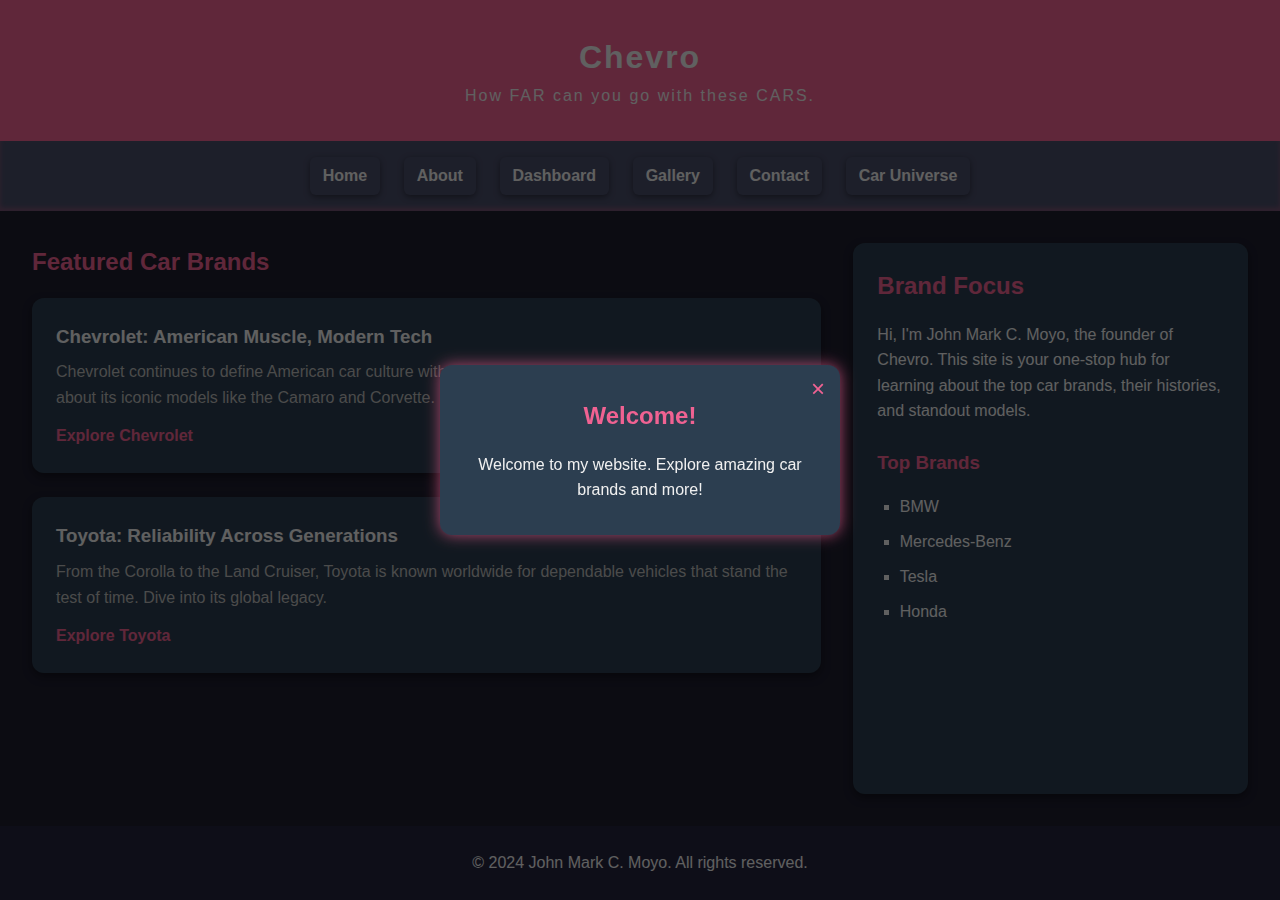
<file: index.html>
<!-- Redesigned by: Moyo, John Mark C. -->
<!DOCTYPE html>
<html lang="en">
<head>

  <meta charset="UTF-8" />
  <meta name="viewport" content="width=device-width, initial-scale=1.0"/>
  <title>Chevro by: John Mark C. Moyo</title>
  <link href="index.css" rel="stylesheet">

</head>
<body>
  <header>
    <h1>Chevro</h1>
    <p>How FAR can you go with these CARS.</p>
  </header>

  <nav>
    <a href="index.html">Home</a>
    <a href="About us.html">About</a>
    <a href="DASHBOARD.html">Dashboard</a>
    <a href="Gallery.html">Gallery</a>
    <a href="Contact Us.html">Contact</a>
    <a href="Universe.html">Car Universe</a>
  </nav>

  <main>
    <section>
      <h2>Featured Car Brands</h2>

      <article>
        <h3>Chevrolet: American Muscle, Modern Tech</h3>
        <p>Chevrolet continues to define American car culture with bold designs and cutting-edge innovation. Learn about its iconic models like the Camaro and Corvette.</p>
        <a href="https://chevrolet.com.ph/">Explore Chevrolet</a>
      </article>

      <article>
        <h3>Toyota: Reliability Across Generations</h3>
        <p>From the Corolla to the Land Cruiser, Toyota is known worldwide for dependable vehicles that stand the test of time. Dive into its global legacy.</p>
        <a href="https://toyota.com.ph/">Explore Toyota</a>
      </article>
    </section>

    <aside>
      <h2>Brand Focus</h2>
      <p>Hi, I'm John Mark C. Moyo, the founder of Chevro. This site is your one-stop hub for learning about the top car brands, their histories, and standout models.</p>
      <h3>Top Brands</h3>
      <ul>
        <li><a href="https://www.bmw.com/en/index.html">BMW</a></li>
        <li><a href="https://www.mercedes-benz.ph/">Mercedes-Benz</a></li>
        <li><a href="https://www.tesla.com/">Tesla</a></li>
        <li><a href="https://www.hondaphil.com/">Honda</a></li>
      </ul>
    </aside>
  </main>

  <footer>
    <p>&copy; 2024 John Mark C. Moyo. All rights reserved.</p>
  </footer>

  <!-- Custom Modal -->
  <div class="modal" id="welcomeModal">
    <div class="modal-content">
      <button class="close-btn" onclick="closeModal()">&times;</button>
      <h2>Welcome!</h2>
      <p>Welcome to my website. Explore amazing car brands and more!</p>
    </div>
  </div>

  <script>
    function closeModal() {
      document.getElementById('welcomeModal').classList.remove('show');
    }

    document.addEventListener("DOMContentLoaded", function () {
      setTimeout(function () {
        document.getElementById('welcomeModal').classList.add('show');
      }, 500);
    });
  </script>
</body>
</html>
</file>
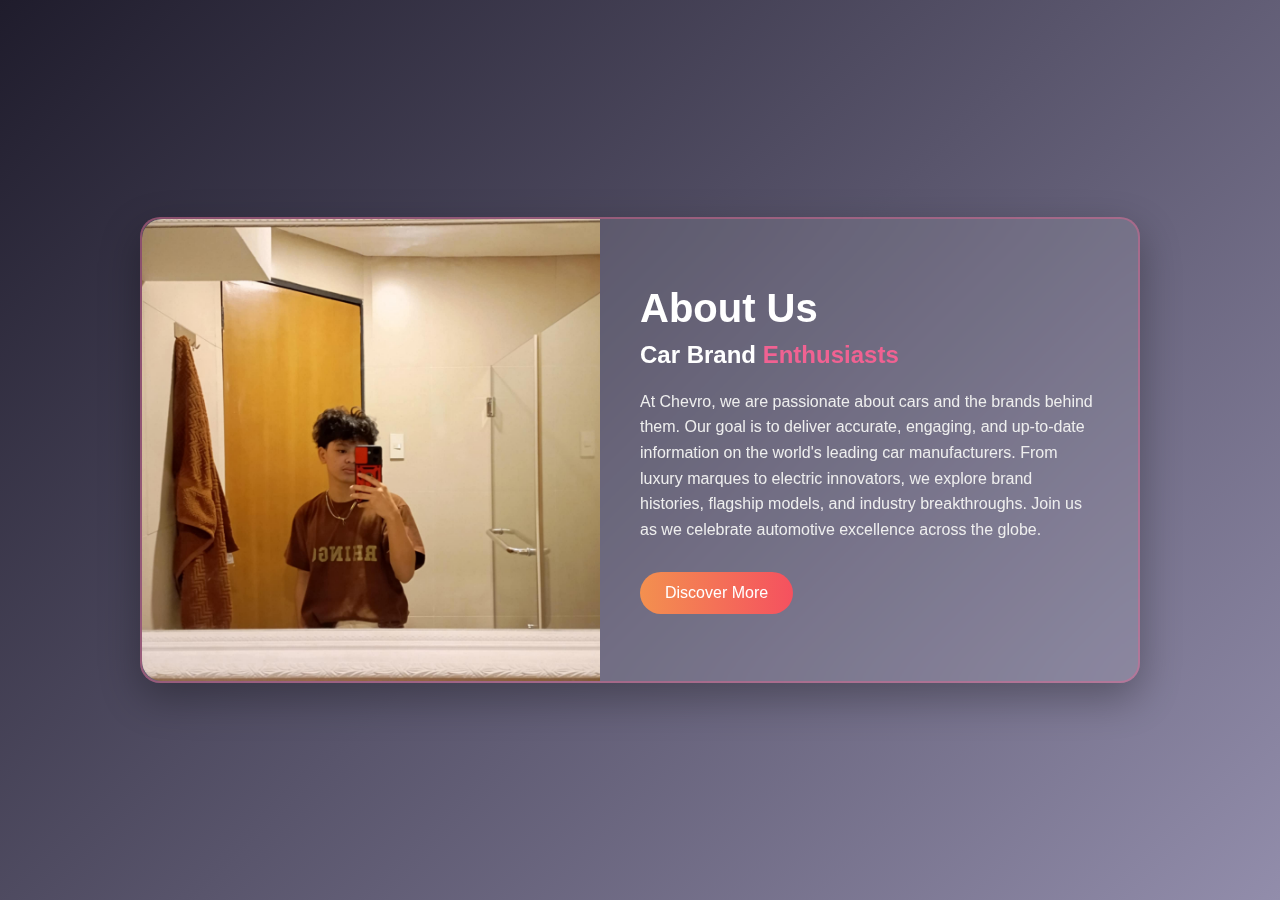
<file: About us.html>
<!DOCTYPE html>
<html lang="en">
<head>
  
  <meta charset="UTF-8" />
  <meta name="viewport" content="width=device-width, initial-scale=1.0"/>
  <title>About Us</title>
  <link href="About us.css" rel="stylesheet">

</head>
<body>

  <div class="container">
    <div class="left">
        <img src="Ako.jpg" alt="Founder Profile">
    </div>
    <div class="right">
      <h1>About Us</h1>
      <h2>Car Brand <span class="highlight">Enthusiasts</span></h2>
      <p>
        At Chevro, we are passionate about cars and the brands behind them. Our goal is to deliver accurate, engaging, and up-to-date information on the world's leading car manufacturers.
        From luxury marques to electric innovators, we explore brand histories, flagship models, and industry breakthroughs. Join us as we celebrate automotive excellence across the globe.
      </p>
      <a href="#" class="btn">Discover More</a>
    </div>
  </div>

</body>
</html>
</file>
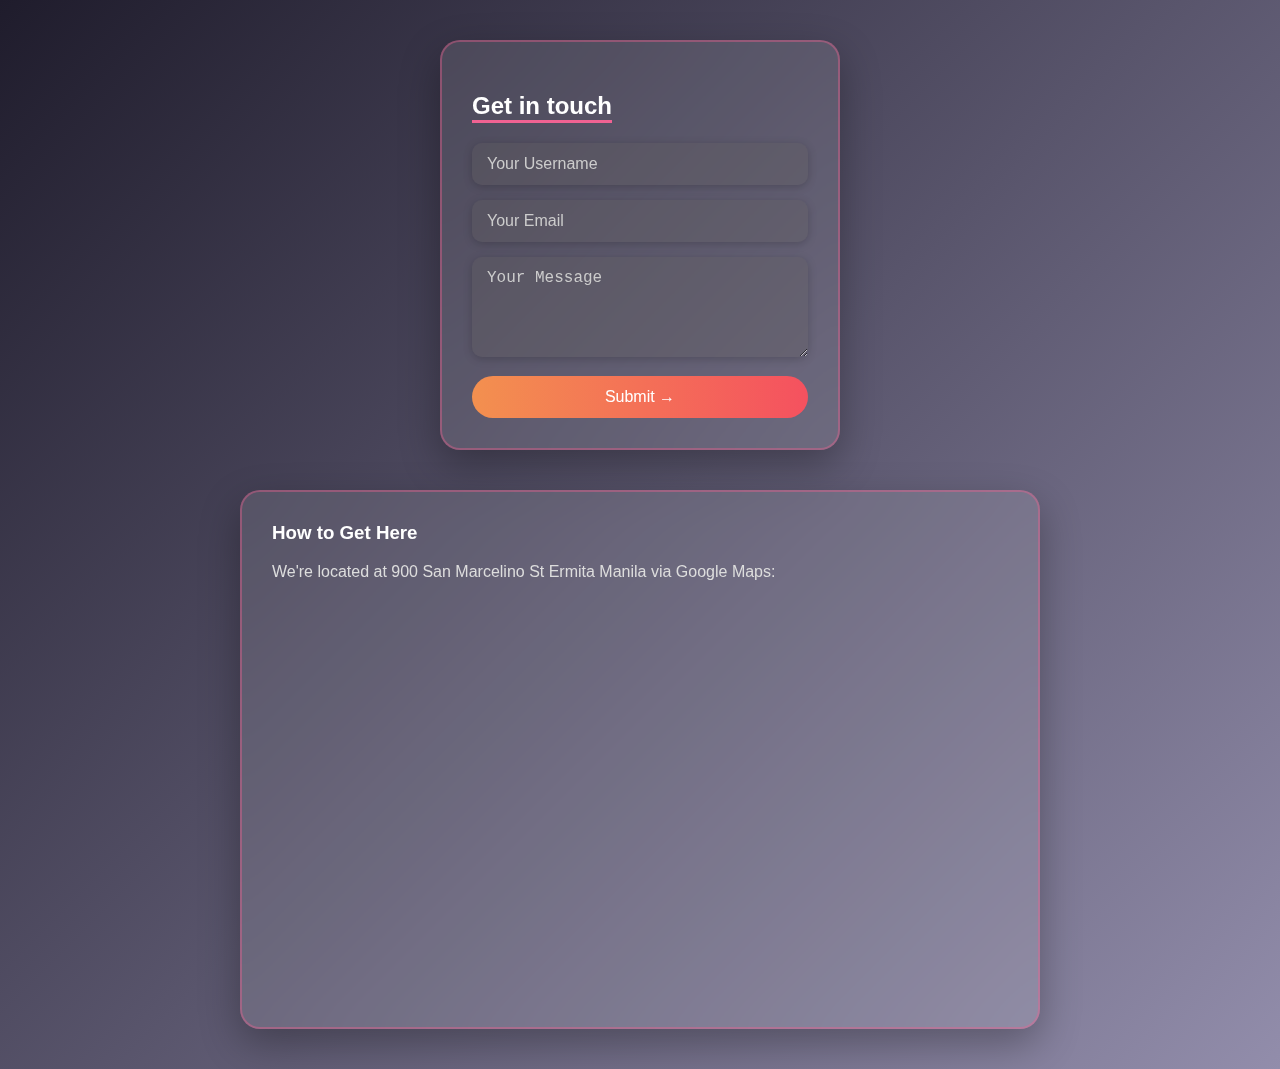
<file: Contact Us.html>
<!DOCTYPE html>
<html lang="en">
<head>

  <meta charset="UTF-8" />
  <meta name="viewport" content="width=device-width, initial-scale=1.0" />
  <meta name="description" content="Stylish Contact Form" />
  <title>Contact Us</title>
  <style>
    :root {
      --primary: #f06292;
      --card-bg: rgba(255, 255, 255, 0.1);
      --text-light: #fff;
    }

    * {
      box-sizing: border-box;
    }

    body {
      margin: 0;
      padding: 0;
      min-height: 100vh;
      background: linear-gradient(135deg, #1f1c2c, #928dab);
      background-size: cover;
      font-family: 'Segoe UI', sans-serif;
      display: flex;
      flex-direction: column;
      align-items: center;
      padding: 40px 20px;
      color: #fff;
    }

    .contact-form {
      background: var(--card-bg);
      backdrop-filter: blur(15px);
      padding: 30px;
      border-radius: 20px;
      box-shadow: 0 15px 40px rgba(0, 0, 0, 0.3);
      width: 100%;
      max-width: 400px;
      margin-bottom: 40px;
      border: 2px solid rgba(240, 98, 146, 0.4);
      transition: border-color 0.3s ease;
    }

    .contact-form:hover {
      border-color: var(--primary);
    }

    .contact-form h2 {
      margin-bottom: 20px;
      font-size: 24px;
      color: var(--text-light);
      border-bottom: 3px solid var(--primary);
      display: inline-block;
    }

    .contact-form input,
    .contact-form textarea {
      width: 100%;
      margin-bottom: 15px;
      padding: 12px 15px;
      border: none;
      border-radius: 10px;
      background: rgba(32, 25, 25, 0.2);
      color: var(--text-light);
      font-size: 16px;
      backdrop-filter: blur(10px);
      box-shadow: 0 2px 10px rgba(0, 0, 0, 0.2);
    }

    .contact-form textarea {
      resize: vertical;
      overflow: auto;
      word-wrap: break-word;
      white-space: pre-wrap;
      min-height: 100px;
      text-align: left; /* Text aligned left inside textarea */
    }

    .contact-form input::placeholder,
    .contact-form textarea::placeholder {
      color: #ccc;
    }

    .contact-form input:focus,
    .contact-form textarea:focus {
      outline: none;
      border: 2px solid var(--primary);
      background: rgba(255, 255, 255, 0.3);
    }

    .contact-form button {
      width: 100%;
      background: linear-gradient(90deg, #f3904f, #f5515f);
      color: #fff;
      border: none;
      padding: 12px 0;
      font-size: 16px;
      border-radius: 25px;
      cursor: pointer;
      transition: background 0.3s;
    }

    .contact-form button:hover {
      background: linear-gradient(90deg, #f5515f, #f3904f);
    }

    .map-section {
      background: var(--card-bg);
      backdrop-filter: blur(15px);
      padding: 30px;
      border-radius: 20px;
      width: 100%;
      max-width: 800px;
      box-shadow: 0 15px 40px rgba(0, 0, 0, 0.3);
      border: 2px solid rgba(240, 98, 146, 0.4);
      transition: border-color 0.3s ease;
    }

    .map-section:hover {
      border-color: var(--primary);
    }

    .map-section h3 {
      margin-top: 0;
      color: var(--text-light);
    }

    .map-section p {
      color: #ddd;
    }

    .map-container {
      margin-top: 10px;
      width: 100%;
      height: 400px;
      border-radius: 15px;
      overflow: hidden;
    }

    iframe {
      width: 100%;
      height: 100%;
      border: 0;
      border-radius: 15px;
    }

    /* Modal Styling */
    .modal {
      position: fixed;
      top: 0; left: 0;
      width: 100%; height: 100%;
      background-color: rgba(0, 0, 0, 0.6);
      display: flex;
      align-items: center;
      justify-content: center;
      z-index: 1000;
      visibility: hidden;
      opacity: 0;
      transition: opacity 0.3s ease;
    }

    .modal.show {
      visibility: visible;
      opacity: 1;
    }

    .modal-content {
      background-color: white; /* Changed to white background */
      padding: 2rem;
      border-radius: 12px;
      text-align: left; /* Text aligned left inside modal */
      max-width: 400px;
      color: #333; /* Dark text for readability */
      box-shadow: 0 0 15px rgba(240, 96, 146, 0.7);
      position: relative;
      white-space: pre-wrap; /* Preserve line breaks */
      word-wrap: break-word; /* Break long words */
    }

    .modal-content h2 {
      color: var(--primary);
      margin-bottom: 1rem;
      text-align: center;
    }

    .modal-content p {
      margin-bottom: 1.5rem;
      /* text-align: left; */ /* Already set on .modal-content */
    }

    .modal-buttons {
      display: flex;
      justify-content: center;
      gap: 1rem;
    }

    .modal-buttons button {
      padding: 10px 20px;
      border: none;
      border-radius: 20px;
      cursor: pointer;
      font-size: 14px;
    }

    .confirm-btn {
      background-color: var(--primary);
      color: #fff;
    }

    .cancel-btn {
      background-color: #777;
      color: #fff;
    }
  </style>
</head>

<body>
  <form class="contact-form" id="contactForm">
    <h2>Get in touch</h2>
    <input type="text" placeholder="Your Username" name="username" required />
    <input type="email" placeholder="Your Email" name="email" required />
    <textarea rows="4" placeholder="Your Message" name="message" required></textarea>
    <button type="submit">Submit →</button>
  </form>

  <div class="map-section">
    <h3>How to Get Here</h3>
    <p>We're located at 900 San Marcelino St Ermita Manila via Google Maps:</p>
    <div class="map-container">
      <iframe 
        src="https://www.google.com/maps?q=900+San+Marcelino+St,+Ermita,+Manila,+Philippines&output=embed"
        allowfullscreen=""
        loading="lazy"
        referrerpolicy="no-referrer-when-downgrade">
      </iframe>
    </div>
  </div>

  <!-- Custom Modal -->
  <div class="modal" id="confirmationModal">
    <div class="modal-content">
      <h2>Confirm Message</h2>
      <p id="modalMessage"></p>
      <div class="modal-buttons">
        <button class="confirm-btn" id="confirmBtn">Send</button>
        <button class="cancel-btn" id="cancelBtn">Cancel</button>
      </div>
    </div>
  </div>

  <script>
    const form = document.getElementById('contactForm');
    const modal = document.getElementById('confirmationModal');
    const modalMessage = document.getElementById('modalMessage');
    const confirmBtn = document.getElementById('confirmBtn');
    const cancelBtn = document.getElementById('cancelBtn');

    let tempData = {};

    form.addEventListener('submit', function (e) {
      e.preventDefault();
      tempData = {
        username: form.username.value.trim(),
        email: form.email.value.trim(),
        message: form.message.value.trim(),
      };

      modalMessage.innerText = 
        `Username: ${tempData.username}\nEmail: ${tempData.email}\nMessage: ${tempData.message}\n\nAre you sure you want to send this message?`;
      
      modal.classList.add('show');
    });

    confirmBtn.addEventListener('click', () => {
      alert(`Thank you for submitting, ${tempData.username}! We appreciate you getting in touch. 😊`);
      form.reset();
      modal.classList.remove('show');
    });

    cancelBtn.addEventListener('click', () => {
      modal.classList.remove('show');
    });
  </script>
</body>
</html>
</file>
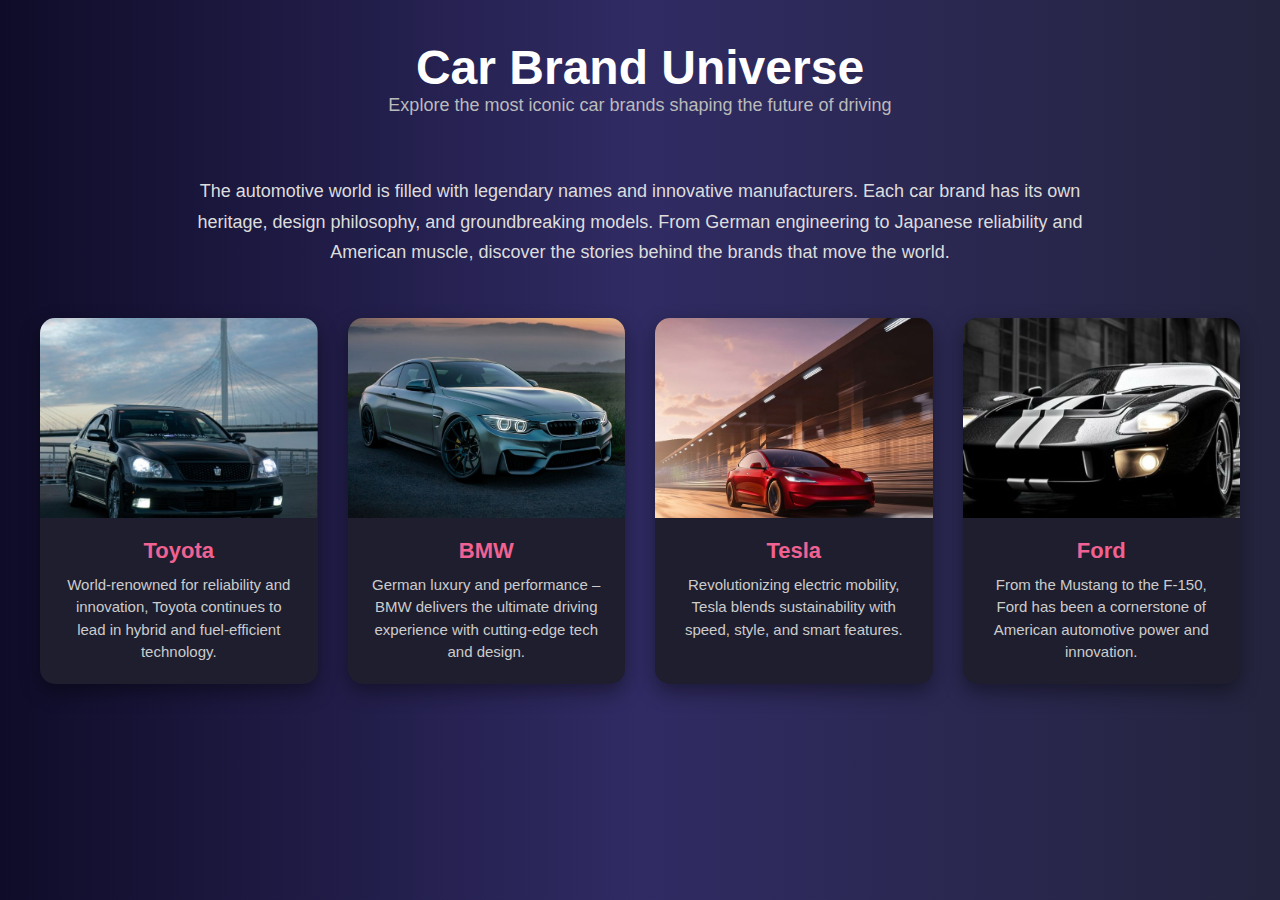
<file: Universe.html>
<!DOCTYPE html>
<html lang="en">

<head>
  <meta charset="UTF-8" />
  <meta name="viewport" content="width=device-width, initial-scale=1.0" />
  <title>Universe</title>
  <link href="Universe.css" rel="stylesheet">

</head>

<body>

  <header>
    <h1>Car Brand Universe</h1>
    <p>Explore the most iconic car brands shaping the future of driving</p>
  </header>

  <div class="intro">
    The automotive world is filled with legendary names and innovative manufacturers. Each car brand has its own heritage, design philosophy, and groundbreaking models. From German engineering to Japanese reliability and American muscle, discover the stories behind the brands that move the world.
  </div>

  <div class="games-grid">

    <div class="game-card">
      <img src="Toyota.jpg" alt="Toyota" />
      <div class="content">
        <h3>Toyota</h3>
        <p>World-renowned for reliability and innovation, Toyota continues to lead in hybrid and fuel-efficient technology.</p>
      </div>
    </div>

    <div class="game-card">
      <img src="BMW.jpg" alt="BMW" />
      <div class="content">
        <h3>BMW</h3>
        <p>German luxury and performance – BMW delivers the ultimate driving experience with cutting-edge tech and design.</p>
      </div>
    </div>

    <div class="game-card">
      <img src="Tesla.jpg" alt="Tesla" />
      <div class="content">
        <h3>Tesla</h3>
        <p>Revolutionizing electric mobility, Tesla blends sustainability with speed, style, and smart features.</p>
      </div>
    </div>

    <div class="game-card">
      <img src="Ford.jpg" alt="Ford" />
      <div class="content">
        <h3>Ford</h3>
        <p>From the Mustang to the F-150, Ford has been a cornerstone of American automotive power and innovation.</p>
      </div>
    </div>

  </div>

</body>
</html>
</file>
<file: index.css>
:root {
      --bg-color: #1e1e2f;
      --primary: #f06292;
      --secondary: #4a4e69;
      --text-light: #f0f0f0;
      --text-muted: #bbb;
      --card-bg: #2c3e50;
      --footer-bg: #24243e;
      --link-hover-bg: #f06292;
      --link-hover-color: #1e1e2f;
    }

    * { margin: 0; padding: 0; box-sizing: border-box; }

    body {
      font-family: 'Segoe UI', Tahoma, Geneva, Verdana, sans-serif;
      background-color: var(--bg-color);
      color: var(--text-light);
      line-height: 1.6;
      min-height: 100vh;
      display: flex;
      flex-direction: column;
    }

    header {
      background-color: var(--primary);
      color: var(--text-light);
      padding: 2rem 1rem;
      text-align: center;
      box-shadow: 0 4px 12px rgba(240, 96, 146, 0.7);
      letter-spacing: 2px;
    }

    nav {
      background-color: var(--secondary);
      display: flex;
      justify-content: center;
      gap: 1.5rem;
      padding: 1rem;
      flex-wrap: wrap;
      box-shadow: inset 0 -3px 5px rgba(240, 96, 146, 0.3);
    }

    nav a {
      color: var(--text-light);
      text-decoration: none;
      font-weight: 600;
      padding: 0.4rem 0.8rem;
      border-radius: 6px;
      transition: background 0.3s, color 0.3s;
      box-shadow: 0 2px 6px rgba(0,0,0,0.4);
    }

    nav a:hover {
      color: var(--link-hover-color);
      background-color: var(--link-hover-bg);
      box-shadow: 0 0 12px var(--link-hover-bg);
    }

    main {
      display: grid;
      grid-template-columns: 2fr 1fr;
      gap: 2rem;
      padding: 2rem;
      flex-grow: 1;
    }

    section h2, aside h2 {
      margin-bottom: 1rem;
      color: var(--primary);
    }

    article {
      background-color: var(--card-bg);
      padding: 1.5rem;
      border-radius: 12px;
      margin-bottom: 1.5rem;
      box-shadow: 0 4px 10px rgba(0,0,0,0.4);
    }

    article:hover {
      box-shadow: 0 6px 20px rgba(240, 96, 146, 0.7);
    }

    article h3 { margin-bottom: 0.5rem; }
    article p { color: var(--text-muted); }
    article a {
      display: inline-block;
      margin-top: 0.8rem;
      color: var(--primary);
      font-weight: 700;
      text-decoration: none;
    }

    article a:hover {
      text-decoration: underline;
      color: var(--link-hover-bg);
    }

    aside {
      background-color: var(--card-bg);
      padding: 1.5rem;
      border-radius: 12px;
      box-shadow: 0 4px 10px rgba(0,0,0,0.4);
    }

    aside h3 {
      margin-top: 1.5rem;
      color: var(--primary);
    }

    aside ul {
      list-style-type: square;
      padding-left: 1.4rem;
      margin-top: 1rem;
    }

    aside ul li {
      margin-bottom: 0.6rem;
    }

    aside ul li a {
      color: var(--text-light);
      text-decoration: none;
    }

    aside ul li a:hover {
      color: var(--link-hover-bg);
    }

    footer {
      background-color: var(--footer-bg);
      color: var(--text-light);
      text-align: center;
      padding: 1.5rem 1rem;
      margin-top: auto;
    }

    /* Modal styles */
    .modal {
      position: fixed;
      top: 0; left: 0;
      width: 100%; height: 100%;
      background-color: rgba(0, 0, 0, 0.6);
      display: flex;
      align-items: center;
      justify-content: center;
      z-index: 1000;
      visibility: hidden;
      opacity: 0;
      transition: opacity 0.3s ease;
    }

    .modal.show {
      visibility: visible;
      opacity: 1;
    }

    .modal-content {
      background-color: var(--card-bg);
      padding: 2rem;
      border-radius: 12px;
      text-align: center;
      max-width: 400px;
      color: var(--text-light);
      box-shadow: 0 0 15px rgba(240, 96, 146, 0.7);
      position: relative;
    }

    .modal-content h2 {
      color: var(--primary);
      margin-bottom: 1rem;
    }

    .close-btn {
      position: absolute;
      top: 10px;
      right: 15px;
      background: none;
      border: none;
      color: var(--primary);
      font-size: 1.5rem;
      cursor: pointer;
    }

    @media (max-width: 768px) {
      main {
        grid-template-columns: 1fr;
        padding: 1rem;
      }

      nav {
        flex-direction: column;
        align-items: center;
      }

      nav a {
        margin: 0.5rem 0;
      }
    }
</file>
<file: About us.css>
* {
      margin: 0;
      padding: 0;
      box-sizing: border-box;
    }

    body {
      font-family: 'Segoe UI', Tahoma, Geneva, Verdana, sans-serif;
      background: linear-gradient(135deg, #1f1c2c, #928dab);
      color: #fff;
      display: flex;
      justify-content: center;
      align-items: center;
      min-height: 100vh;
      padding: 40px 20px;
    }

    .container {
      display: flex;
      flex-direction: row;
      max-width: 1000px;
      background: rgba(255, 255, 255, 0.1);
      backdrop-filter: blur(15px);
      border-radius: 20px;
      overflow: hidden;
      box-shadow: 0 15px 40px rgba(0, 0, 0, 0.3);
      border: 2px solid rgba(240, 98, 146, 0.4);
      transition: border-color 0.3s ease;
    }

    .container:hover {
      border-color: #f06292;
    }

    .left {
      flex: 1;
      background-color: rgba(255, 255, 255, 0.05);
    }

    .left img {
      width: 100%;
      height: 100%;
      object-fit: cover;
      border-radius: 20px 0 0 20px;
    }

    .right {
      flex: 1;
      padding: 40px;
      display: flex;
      flex-direction: column;
      justify-content: center;
    }

    .right h1 {
      font-size: 2.5rem;
      margin-bottom: 10px;
    }

    .right h2 {
      font-size: 1.5rem;
      margin-bottom: 20px;
    }

    .highlight {
      color: #f06292;
    }

    .right p {
      font-size: 1rem;
      line-height: 1.6;
      margin-bottom: 30px;
      color: #eee;
    }

    .btn {
      padding: 12px 25px;
      background: linear-gradient(90deg, #f3904f, #f5515f);
      border: none;
      border-radius: 25px;
      color: white;
      font-size: 1rem;
      cursor: pointer;
      text-decoration: none;
      text-align: center;
      width: fit-content;
      transition: background 0.3s;
    }

    .btn:hover {
      background: linear-gradient(90deg, #f5515f, #f3904f);
    }

    @media(max-width: 768px) {
      .container {
        flex-direction: column;
      }
      .left img {
        height: 300px;
        border-radius: 20px 20px 0 0;
      }
      .right {
        padding: 30px;
      }
    }
</file>
<file: Universe.css>
* {
      box-sizing: border-box;
      margin: 0;
      padding: 0;
    }

    body {
      font-family: 'Segoe UI', sans-serif;
      background: linear-gradient(to right, #0f0c29, #302b63, #24243e);
      color: #f0f0f0;
      padding: 40px 20px;
      display: flex;
      flex-direction: column;
      align-items: center;
      min-height: 100vh;
    }

    header {
      text-align: center;
      margin-bottom: 30px;
    }

    header h1 {
      font-size: 48px;
      font-weight: bold;
      color: #ffffff;
    }

    header p {
      font-size: 18px;
      color: #bbbbbb;
    }

    .intro {
      max-width: 900px;
      text-align: center;
      font-size: 18px;
      line-height: 1.7;
      font-weight: 300;
      color: #dddddd;
      margin: 30px 0 50px;
    }

    .games-grid {
      display: grid;
      grid-template-columns: repeat(auto-fit, minmax(260px, 1fr));
      gap: 30px;
      width: 100%;
      max-width: 1200px;
    }

    .game-card {
      background: #1e1e2f;
      border-radius: 15px;
      overflow: hidden;
      box-shadow: 0 8px 20px rgba(0, 0, 0, 0.4);
      transition: transform 0.3s ease, box-shadow 0.3s ease;
      display: flex;
      flex-direction: column;
    }

    .game-card:hover {
      transform: translateY(-10px);
      box-shadow: 0 12px 28px rgba(0, 0, 0, 0.5);
    }

    .game-card img {
      width: 100%;
      height: 200px;
      object-fit: cover;
    }

    .game-card .content {
      padding: 20px;
      text-align: center;
    }

    .game-card h3 {
      font-size: 22px;
      color: #f06292;
      margin-bottom: 10px;
    }

    .game-card p {
      font-size: 15px;
      color: #cccccc;
      line-height: 1.5;
    }

    @media (max-width: 600px) {
      header h1 {
        font-size: 36px;
      }

      .game-card img {
        height: 160px;
      }
    }
</file>
